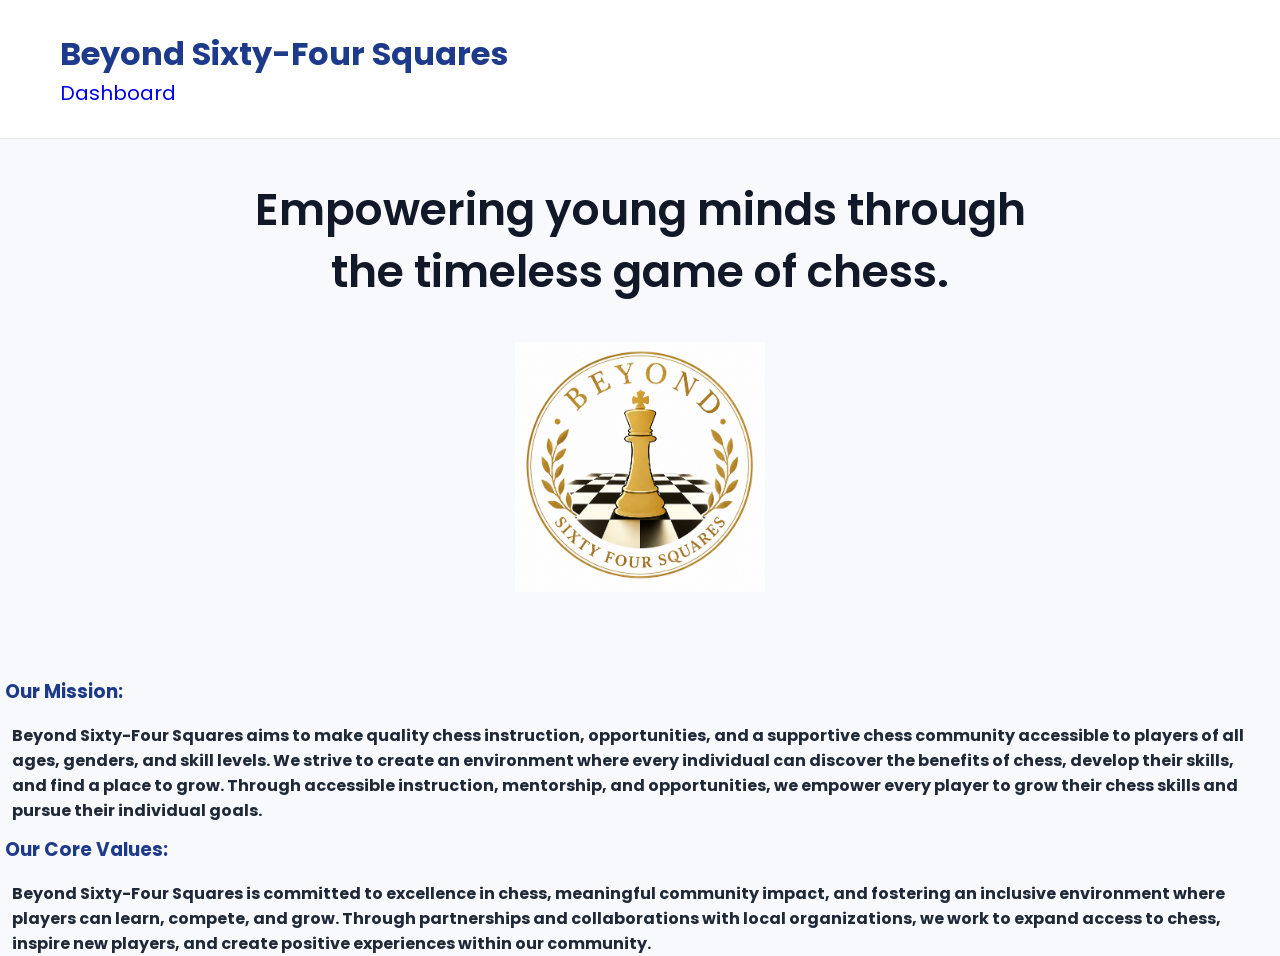
<file: index.html>
<!DOCTYPE html>
<html lang="en">
   
<head>
    <meta charset="UTF-8">
    <meta name="viewport" content="width=device-width, initial-scale=1.0">
    <title>Beyond Sixty-Four Squares</title>
    <link rel="stylesheet" href="style.css">
</head>
<body>
    
   <header>
    <h1>Beyond Sixty-Four Squares</h1>

    <nav>
        <a href="dashboard.html">Dashboard</a>
    </nav>
</header>
   
   <main class="hero">
    <div>
        <h2>Empowering young minds through the timeless game of chess.</h2>
        <img
            src="Beyond_64_Squares_NEW.png"
            alt="Club image"
            class="hero-logo"
        >
    </div>
  </main>
   
<h3>
   Our Mission:
</h3>
   <h4>
      Beyond Sixty-Four Squares aims to make quality chess instruction, opportunities,
      and a supportive chess community accessible to players of all ages, genders, and skill levels. 
      We strive to create an environment where every individual can discover the benefits of chess, 
      develop their skills, and find a place to grow. 
      Through accessible instruction, mentorship, and opportunities, we empower every player 
      to grow their chess skills and pursue their individual goals.
   </h4>
<h3>
   Our Core Values:
</h3>
   <h4>
      Beyond Sixty-Four Squares is committed to excellence in chess, meaningful community impact, 
      and fostering an inclusive environment where players can learn, compete, and grow. Through partnerships and 
      collaborations with local organizations, we work to expand access to chess, inspire new players, 
      and create positive experiences within our community.
   </h4>

</body>
</html>
</file>
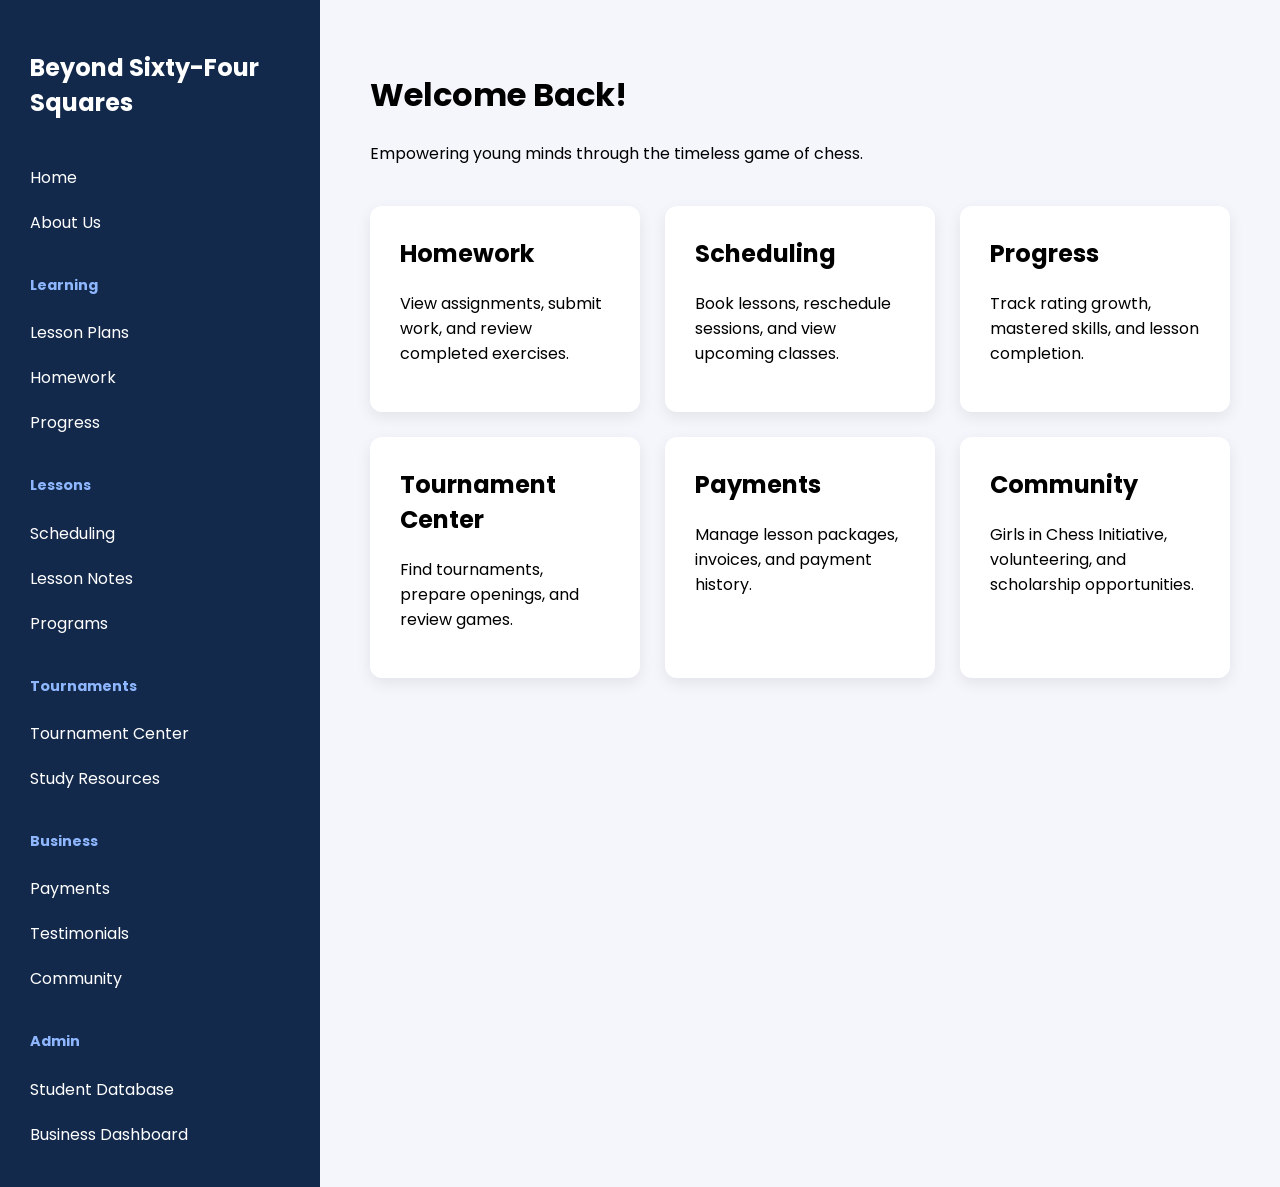
<file: dashboard.html>
<!DOCTYPE html>
<html lang="en">
<head>
    <meta charset="UTF-8">
    <meta name="viewport" content="width=device-width, initial-scale=1.0">
    <title>Beyond Sixty-Four Squares Dashboard</title>
    <link rel="stylesheet" href="dashboard.css">
</head>
<body>

<div class="dashboard">

    <aside class="sidebar">
        <h2>Beyond Sixty-Four Squares</h2>

        <nav>
            <a href="index.html">Home</a>
            <a href="#">About Us</a>
            
            <h3>Learning</h3>
            <a href="lessonplans.html">Lesson Plans</a>
            <a href="#">Homework</a>
            <a href="#">Progress</a>

            <h3>Lessons</h3>
            <a href="#">Scheduling</a>
            <a href="#">Lesson Notes</a>
            <a href="#">Programs</a>

            <h3>Tournaments</h3>
            <a href="#">Tournament Center</a>
            <a href="#">Study Resources</a>

            <h3>Business</h3>
            <a href="#">Payments</a>
            <a href="#">Testimonials</a>
            <a href="#">Community</a>

            <h3>Admin</h3>
            <a href="#">Student Database</a>
            <a href="#">Business Dashboard</a>
        </nav>
    </aside>

    <main class="content">

        <h1>Welcome Back!</h1>

        <p>Empowering young minds through the timeless game of chess.</p>

        <div class="cards">

            <div class="card">
                <h2>Homework</h2>
                <p>View assignments, submit work, and review completed exercises.</p>
            </div>

            <div class="card">
                <h2>Scheduling</h2>
                <p>Book lessons, reschedule sessions, and view upcoming classes.</p>
            </div>

            <div class="card">
                <h2>Progress</h2>
                <p>Track rating growth, mastered skills, and lesson completion.</p>
            </div>

            <div class="card">
                <h2>Tournament Center</h2>
                <p>Find tournaments, prepare openings, and review games.</p>
            </div>

            <div class="card">
                <h2>Payments</h2>
                <p>Manage lesson packages, invoices, and payment history.</p>
            </div>

            <div class="card">
                <h2>Community</h2>
                <p>Girls in Chess Initiative, volunteering, and scholarship opportunities.</p>
            </div>

        </div>

    </main>

</div>

</body>
</html>
</file>
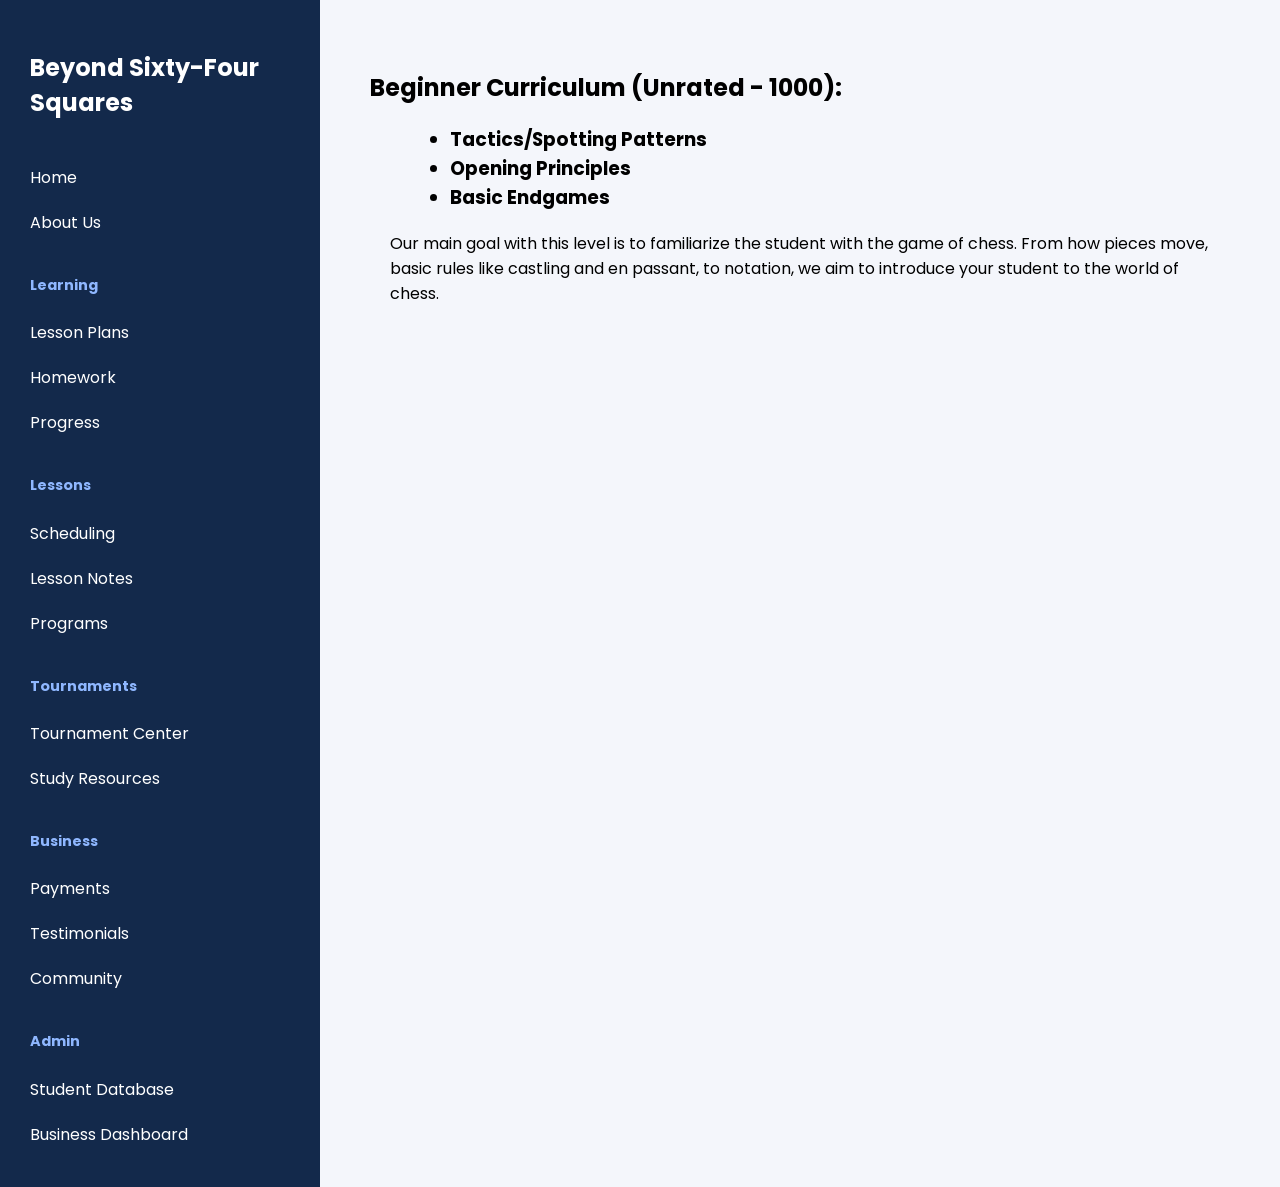
<file: lessonplans.html>
<!DOCTYPE html>
<html lang="en">
   
<head>
    <meta charset="UTF-8">
    <meta name="viewport" content="width=device-width, initial-scale=1.0">
    <title>Lesson Plans</title>
   <link rel="stylesheet" href="dashboard.css"> 
   <link rel="stylesheet" href="lessonplans.css">
</head>
<body>
  <div class="dashboard">

    <aside class="sidebar">
        <h2>Beyond Sixty-Four Squares</h2>

        <nav>
            <a href="dashboard.html">Home</a>
            <a href="#">About Us</a>
           
            <h3>Learning</h3>
            <a href="lessonplans.html">Lesson Plans</a>
            <a href="#">Homework</a>
            <a href="#">Progress</a>

            <h3>Lessons</h3>
            <a href="#">Scheduling</a>
            <a href="#">Lesson Notes</a>
            <a href="#">Programs</a>

            <h3>Tournaments</h3>
            <a href="#">Tournament Center</a>
            <a href="#">Study Resources</a>

            <h3>Business</h3>
            <a href="#">Payments</a>
            <a href="#">Testimonials</a>
            <a href="#">Community</a>

            <h3>Admin</h3>
            <a href="#">Student Database</a>
            <a href="#">Business Dashboard</a>
        </nav>
    </aside>

    <main class="content">

      <h2>
        Beginner Curriculum (Unrated - 1000):
      </h2>
      <h3>
          <ul>
            <li>Tactics/Spotting Patterns</li>
            <li>Opening Principles</li>
            <li>Basic Endgames</li>
         </ul>
      </h3>
       <p>
          Our main goal with this level is to familiarize the student with the game of chess.
          From how pieces move, basic rules like castling and en passant, to notation, we aim to introduce your student to the world of chess.
       </p>
            
    </main>
  </div>
  

</body>
</html>
</file>
<file: style.css>
/* Google Font */
@import url('https://fonts.googleapis.com/css2?family=Poppins:wght@300;400;600;700&display=swap');

*{
    margin:0;
    padding:0;
    box-sizing:border-box;
}

body{
    font-family:'Poppins',sans-serif;
    background:#f8f9fc;
    color:#1f2937;
    height:100vh;
    display:flex;
    flex-direction:column;
}

header{
    padding:30px 60px;
    background:white;
    border-bottom:1px solid #e5e7eb;
}

header h1{
    font-size:2rem;
    font-weight:700;
    color:#1e3a8a;
}

header nav a {
    font-size: 20px;
    text-decoration: none;
}

.hero{
    flex:1;
    display:flex;
    justify-content:center;
    align-items:center;
    text-align:center;
    padding:40px;
}

.hero h2{
    max-width:800px;
    font-size:2.75rem;
    font-weight:600;
    line-height:1.4;
    color:#111827;
}

.hero-logo {
    width: 250px;
    max-width: 90%;
    height: auto;
    display: block;
    margin: 40px auto;
}

h3 {
    margin:5px;
    color:#1e3a8a;
}

h4{
    margin:12px;
    margin-bottom: 7px
}
</file>
<file: dashboard.css>
@import url('https://fonts.googleapis.com/css2?family=Poppins:wght@300;400;600;700&display=swap');
body{
    margin:0;
    font-family:Poppins,sans-serif;
    background:#f4f6fb;
}

.dashboard{
    display:flex;
}

.sidebar{
    width:260px;
    background:#13294B;
    color:white;
    min-height:100vh;
    padding:30px;
}

.sidebar h2{
    margin-bottom:35px;
}

.sidebar h3{
    margin-top:30px;
    font-size:.9rem;
    color:#8fb7ff;
}

.sidebar a{
    display:block;
    color:white;
    text-decoration:none;
    padding:10px 0;
}

.sidebar a:hover{
    color:#4da6ff;
}

.content{
    flex:1;
    padding:50px;
}

.cards{
    margin-top:40px;
    display:grid;
    grid-template-columns:repeat(auto-fit,minmax(260px,1fr));
    gap:25px;
}

.card{
    background:white;
    padding:30px;
    border-radius:12px;
    box-shadow:0 5px 15px rgba(0,0,0,.08);
}

.card h2{
    margin-top:0;
}
</file>
<file: lessonplans.css>
@import url('https://fonts.googleapis.com/css2?family=Poppins:wght@300;400;600;700&display=swap');
body{
    margin:0;
    font-family:Poppins,sans-serif;
    background:#f4f6fb;
}

.dashboard{
    display:flex;
}

.sidebar{
    width:260px;
    background:#13294B;
    color:white;
    min-height:100vh;
    padding:30px;
}

.sidebar h2{
    margin-bottom:35px;
}

.sidebar h3{
    margin-top:30px;
    font-size:.9rem;
    color:#8fb7ff;
}

.sidebar a{
    display:block;
    color:white;
    text-decoration:none;
    padding:10px 0;
}

.sidebar a:hover{
    color:#4da6ff;
}

.content{
    flex:1;
    padding:50px;
}

h2{
    margin:2;
}

.content h3 {
    margin-left: 40px
}

.content p {
    margin-left: 20px;
}
</file>
